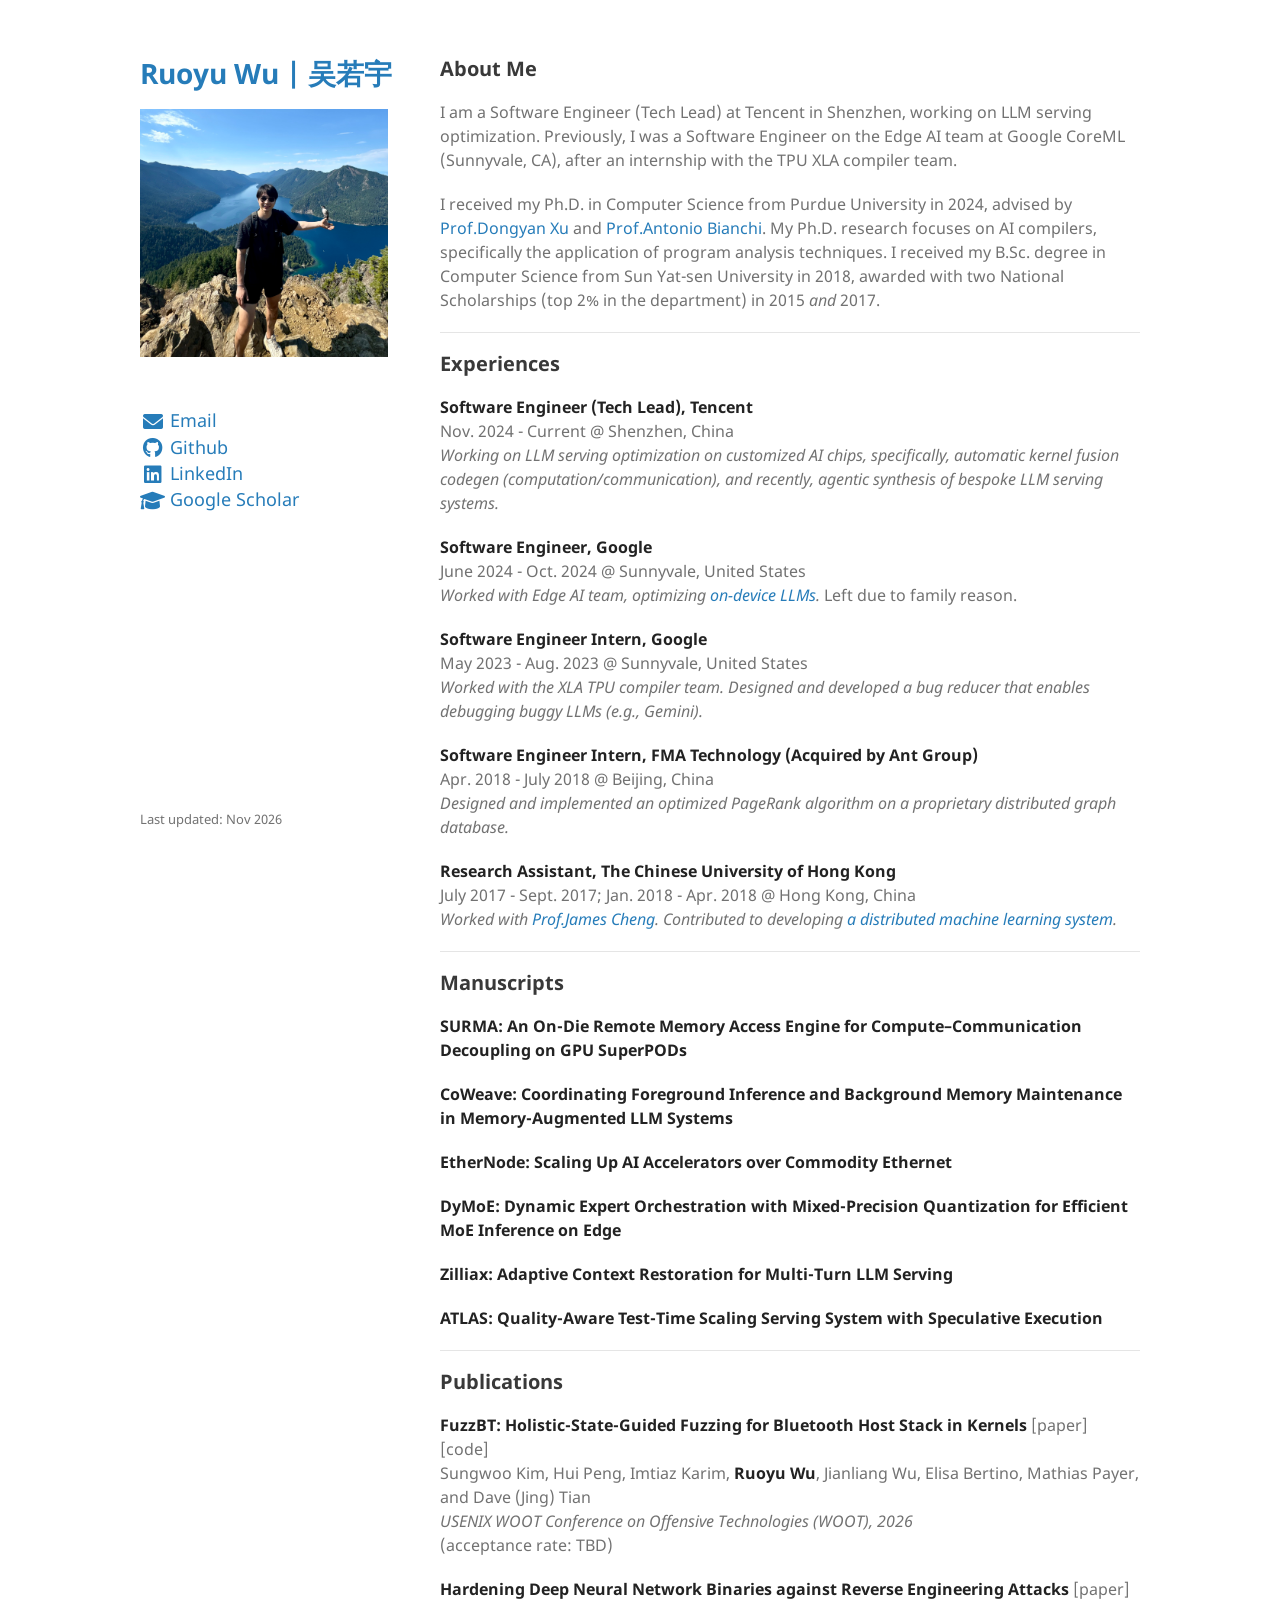
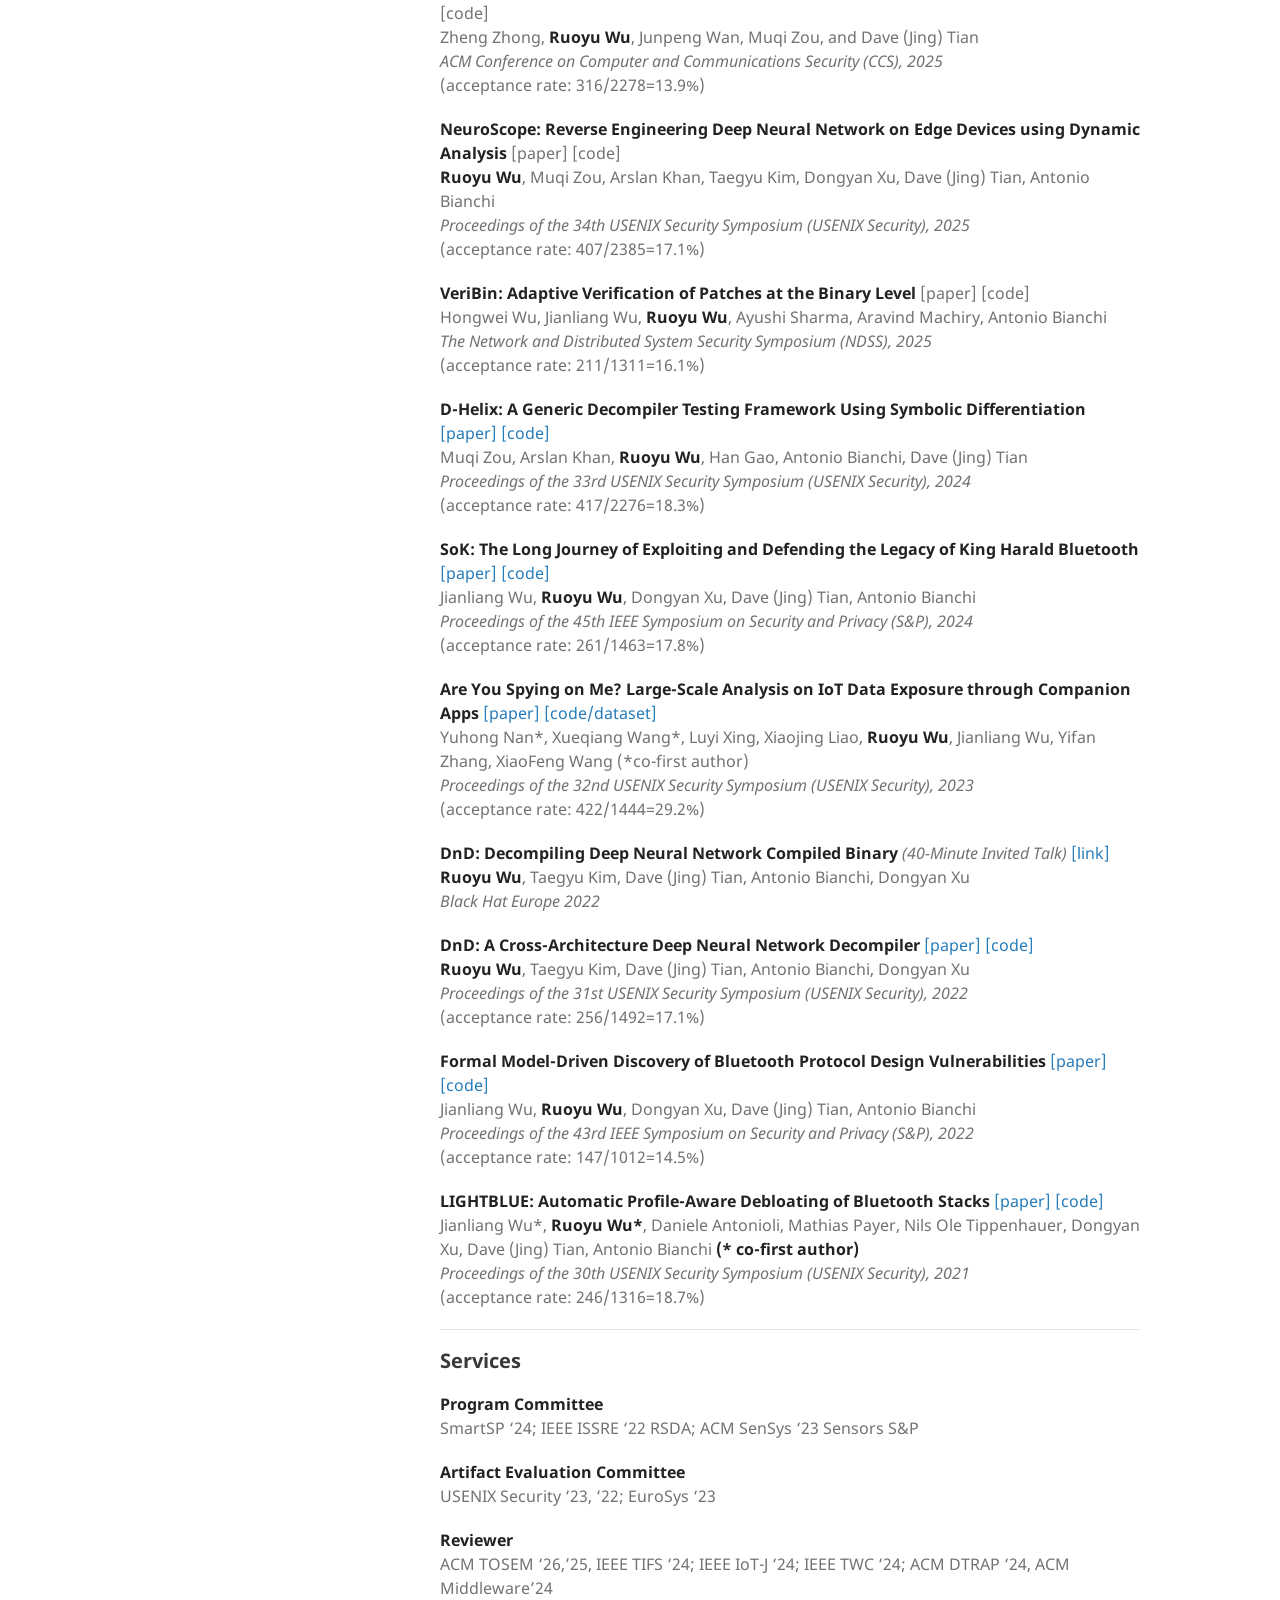
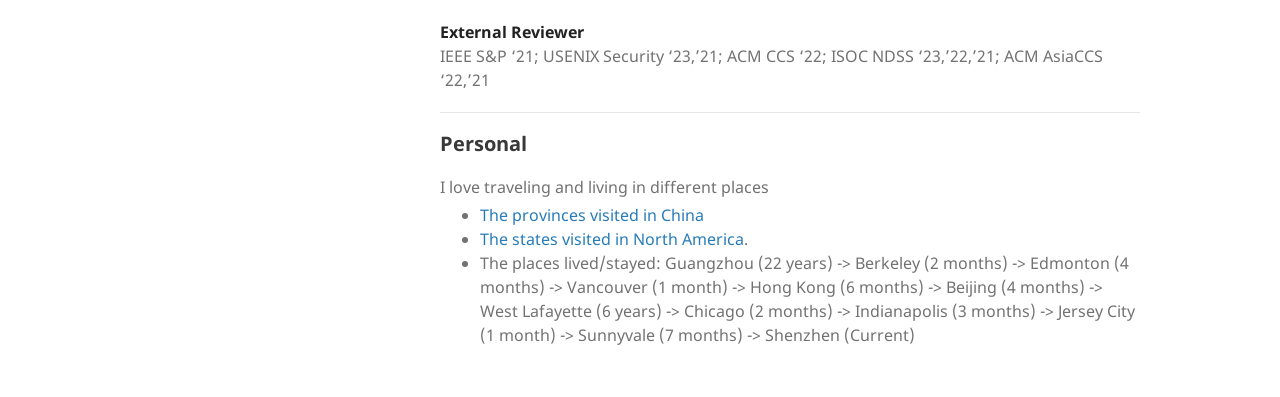
<file: index.html>
<!DOCTYPE html>
<html lang="en-US">
  <head>
    <!-- Google tag (gtag.js) -->
    <script async src="https://www.googletagmanager.com/gtag/js?id=G-TM3153CWL5"></script>
    <script>
    window.dataLayer = window.dataLayer || [];
    function gtag(){dataLayer.push(arguments);}
    gtag('js', new Date());

    gtag('config', 'G-TM3153CWL5');
    </script>

    <title>Ruoyu Wu | 吴若宇</title>
    <meta charset="UTF-8">
    <meta http-equiv="X-UA-Compatible" content="IE=edge">
    <meta name="viewport" content="width=device-width, initial-scale=1">

    <link rel="stylesheet" href="/assets/css/style.css?v=">
    <link rel="stylesheet" href="//cdnjs.cloudflare.com/ajax/libs/font-awesome/6.0.0-beta2/css/all.min.css">
    <!--[if lt IE 9]>
    <script src="https://cdnjs.cloudflare.com/ajax/libs/html5shiv/3.7.3/html5shiv.min.js"></script>
    <![endif]-->

  </head>

  
  <body>
    <div class="wrapper">
      <header>
        <h1><a href="/">Ruoyu Wu | 吴若宇</a></h1>
        
        <img src="/assets/img/avatar.jpg" alt="Logo" style="width: 92%; height: 92%"/>

        <!--<p class="view"></p>-->

        <p class="view"></p>

        <br>

        <ul class="iconlink">

          <li>
            <a href="mailto:wuruoyu@me.com">
              <i class="fas fa-fw fa-envelope fa-lg" aria-hidden="true"></i></i><span class="label" style="font-size: 110%"> Email</span>
            </a>
          </li>

          <li>
            <a href="https://www.github.com/wuruoyu">
              <i class="fab fa-fw fa-github fa-lg" aria-hidden="true"></i></i><span class="label" style="font-size: 110%"> Github</span>
            </a>
          </li>

          <li>
            <a href="https://www.linkedin.com/in/ruoyu-wu-4b61b7103">
              <i class="fab fa-fw fa-linkedin fa-lg" aria-hidden="true"></i></i><span class="label" style="font-size: 110%"> LinkedIn</span>
            </a>
          </li>

          <li>
            <a href="https://scholar.google.com/citations?hl=en&user=iSGhwg4AAAAJ&view_op=list_works&gmla=AJsN-F4Anp7SqEa28OaKbcko_k4V6YHqDHBzwA5buR9jltOpwv8Orur8jdWsmZI1QzJl3k43u1BnpTcKhWvhgNEs_shBRdI-vrGrnuv4N0mR66okeB_n9Xw">
              <i class="fas fa-fw fa-graduation-cap fa-lg" aria-hidden="true"></i></i><span class="label" style="font-size: 110%"> Google Scholar</span>
            </a>
          </li>

          <!--<li>-->
            <!--<a href="https://www.steamcommunity.com/profiles/">-->
              <!--<i class="fab fa-fw fa-steam fa-lg" aria-hidden="true"></i></i><span class="label" style="font-size: 110%"> Steam</span>-->
            <!--</a>-->
          <!--</li>-->

        </ul>

      </header>
      <section>

      <h2 id="about-me">About Me</h2>
<p>I am a Software Engineer (Tech Lead) at Tencent in Shenzhen, working on LLM serving optimization. Previously, I was a Software Engineer on the Edge AI team at Google CoreML (Sunnyvale, CA), after an internship with the TPU XLA compiler team.</p>

<p>I received my Ph.D. in Computer Science from Purdue University in 2024, advised by <a href="https://www.cs.purdue.edu/homes/dxu/">Prof.Dongyan Xu</a> and <a href="http://antoniobianchi.me/">Prof.Antonio Bianchi</a>. My Ph.D. research focuses on AI compilers, specifically the application of program analysis techniques. I received my B.Sc. degree in Computer Science from Sun Yat-sen University in 2018, awarded with two National Scholarships (top 2% in the department) in 2015 <em>and</em> 2017.</p>

<hr />

<h2 id="experiences">Experiences</h2>

<p><strong>Software Engineer (Tech Lead), Tencent</strong><br />
Nov. 2024 - Current @ Shenzhen, China<br />
<em>Working on LLM serving optimization on customized AI chips, specifically, automatic kernel fusion codegen (computation/communication), and recently, agentic synthesis of bespoke LLM serving systems.</em></p>

<p><strong>Software Engineer, Google</strong><br />
June 2024 - Oct. 2024 @ Sunnyvale, United States<br />
<em>Worked with Edge AI team, optimizing <a href="https://github.com/google-ai-edge/LiteRT">on-device LLMs</a>.</em> Left due to family reason.</p>

<p><strong>Software Engineer Intern, Google</strong><br />
May 2023 - Aug. 2023  @ Sunnyvale, United States<br />
<em>Worked with the XLA TPU compiler team. Designed and developed a bug reducer that enables debugging buggy LLMs (e.g., Gemini).</em></p>

<p><strong>Software Engineer Intern, FMA Technology (Acquired by Ant Group)</strong><br />
Apr. 2018 - July 2018 @ Beijing, China <br />
<em>Designed and implemented an optimized PageRank algorithm on a proprietary distributed graph database.</em></p>

<p><strong>Research Assistant, The Chinese University of Hong Kong</strong><br />
July 2017 - Sept. 2017; Jan. 2018 - Apr. 2018 @ Hong Kong, China<br />
<em>Worked with <a href="https://www.cse.cuhk.edu.hk/~jcheng/">Prof.James Cheng</a>. Contributed to developing <a href="https://github.com/Yuzhen11/flexps">a distributed machine learning system</a>.</em></p>

<hr />

<h2 id="manuscripts">Manuscripts</h2>

<p><strong>SURMA: An On-Die Remote Memory Access Engine for Compute–Communication Decoupling on GPU SuperPODs</strong></p>

<p><strong>CoWeave: Coordinating Foreground Inference and Background Memory Maintenance in Memory-Augmented LLM Systems</strong></p>

<p><strong>EtherNode: Scaling Up AI Accelerators over Commodity Ethernet</strong></p>

<p><strong>DyMoE: Dynamic Expert Orchestration with Mixed-Precision Quantization for Efficient MoE Inference on Edge</strong></p>

<p><strong>Zilliax: Adaptive Context Restoration for Multi-Turn LLM Serving</strong></p>

<p><strong>ATLAS: Quality-Aware Test-Time Scaling Serving System with Speculative Execution</strong></p>

<hr />

<h2 id="publications">Publications</h2>

<p><strong>FuzzBT: Holistic-State-Guided Fuzzing for Bluetooth Host Stack in Kernels</strong> [paper] [code]<br />
Sungwoo Kim, Hui Peng, Imtiaz Karim, <strong>Ruoyu Wu</strong>, Jianliang Wu, Elisa Bertino, Mathias Payer, and Dave (Jing) Tian<br />
<em>USENIX WOOT Conference on Offensive Technologies (WOOT), 2026</em><br />
(acceptance rate: TBD)</p>

<p><strong>Hardening Deep Neural Network Binaries against Reverse Engineering Attacks</strong> [paper] [code]<br />
Zheng Zhong, <strong>Ruoyu Wu</strong>, Junpeng Wan, Muqi Zou, and Dave (Jing) Tian<br />
<em>ACM Conference on Computer and Communications Security (CCS), 2025</em><br />
(acceptance rate: 316/2278=13.9%)</p>

<p><strong>NeuroScope: Reverse Engineering Deep Neural Network on Edge Devices using Dynamic Analysis</strong> [paper] [code] <br />
<strong>Ruoyu Wu</strong>, Muqi Zou, Arslan Khan, Taegyu Kim, Dongyan Xu, Dave (Jing) Tian, Antonio Bianchi<br />
<em>Proceedings of the 34th USENIX Security Symposium (USENIX Security), 2025</em> <br />
(acceptance rate: 407/2385=17.1%)</p>

<p><strong>VeriBin: Adaptive Verification of Patches at the Binary Level</strong> [paper] [code] <br />
Hongwei Wu, Jianliang Wu, <strong>Ruoyu Wu</strong>, Ayushi Sharma, Aravind Machiry, Antonio Bianchi<br />
<em>The Network and Distributed System Security Symposium (NDSS), 2025</em><br />
(acceptance rate: 211/1311=16.1%)</p>

<p><strong>D-Helix: A Generic Decompiler Testing Framework Using Symbolic Differentiation</strong>  <a href="/assets/pdf/dhelix.pdf">[paper]</a> <a href="https://github.com/purseclab/D-helix">[code]</a> <br />
Muqi Zou, Arslan Khan, <strong>Ruoyu Wu</strong>, Han Gao, Antonio Bianchi, Dave (Jing) Tian<br />
<em>Proceedings of the 33rd USENIX Security Symposium (USENIX Security), 2024</em> <br />
(acceptance rate: 417/2276=18.3%)</p>

<p><strong>SoK: The Long Journey of Exploiting and Defending the Legacy of King Harald Bluetooth</strong> <a href="/assets/pdf/btsok.pdf">[paper]</a> <a href="https://github.com/purseclab/mesh-model">[code]</a>    <br />
Jianliang Wu, <strong>Ruoyu Wu</strong>, Dongyan Xu, Dave (Jing) Tian, Antonio Bianchi<br />
<em>Proceedings of the 45th IEEE Symposium on Security and Privacy (S&amp;P), 2024</em> <br />
(acceptance rate: 261/1463=17.8%)</p>

<p><strong>Are You Spying on Me? Large-Scale Analysis on IoT Data Exposure through Companion Apps</strong> <a href="/assets/pdf/IoTProfiler.pdf">[paper]</a> <a href="https://sites.google.com/view/iotprofiler">[code/dataset]</a> <br />
Yuhong Nan*, Xueqiang Wang*, Luyi Xing, Xiaojing Liao, <strong>Ruoyu Wu</strong>, Jianliang Wu, Yifan Zhang, XiaoFeng Wang (*co-first author)<br />
<em>Proceedings of the 32nd USENIX Security Symposium (USENIX Security), 2023</em> <br />
(acceptance rate: 422/1444=29.2%)</p>

<p><strong>DnD: Decompiling Deep Neural Network Compiled Binary</strong> <em>(40-Minute Invited Talk)</em> <a href="https://www.blackhat.com/eu-22/briefings/schedule/index.html#dnd-decompiling-deep-neural-network-compiled-binary-28993">[link]</a> <br />
<!--[[whitepaper]](/assets/pdf/dnd_bh_wp.pdf)   -->
<strong>Ruoyu Wu</strong>, Taegyu Kim, Dave (Jing) Tian, Antonio Bianchi, Dongyan Xu<br />
<em>Black Hat Europe 2022</em></p>

<p><strong>DnD: A Cross-Architecture Deep Neural Network Decompiler</strong> <a href="/assets/pdf/dnd.pdf">[paper]</a> <a href="https://github.com/purseclab/DnD">[code]</a> <br />
<strong>Ruoyu Wu</strong>, Taegyu Kim, Dave (Jing) Tian, Antonio Bianchi, Dongyan Xu<br />
<em>Proceedings of the 31st USENIX Security Symposium (USENIX Security), 2022</em> <br />
(acceptance rate: 256/1492=17.1%)</p>

<p><strong>Formal Model-Driven Discovery of Bluetooth Protocol Design Vulnerabilities</strong> <a href="/assets/pdf/btfm.pdf">[paper]</a> <a href="https://github.com/purseclab/btmodel_proverif">[code]</a><br />
Jianliang Wu, <strong>Ruoyu Wu</strong>, Dongyan Xu, Dave (Jing) Tian, Antonio Bianchi<br />
<em>Proceedings of the 43rd IEEE Symposium on Security and Privacy (S&amp;P), 2022</em> <br />
(acceptance rate: 147/1012=14.5%)</p>

<p><strong>LIGHTBLUE: Automatic Profile-Aware Debloating of Bluetooth Stacks</strong> <a href="/assets/pdf/lightblue.pdf">[paper]</a> <a href="https://github.com/purseclab/lightblue">[code]</a>  <br />
Jianliang Wu*, <strong>Ruoyu Wu*</strong>, Daniele Antonioli, Mathias Payer, Nils Ole Tippenhauer, Dongyan Xu, Dave (Jing) Tian, Antonio Bianchi <strong>(* co-first author)</strong> <br />
<em>Proceedings of the 30th USENIX Security Symposium (USENIX Security), 2021</em> <br />
(acceptance rate: 246/1316=18.7%)</p>

<hr />

<h2 id="services">Services</h2>

<p><strong>Program Committee</strong><br />
SmartSP ‘24; IEEE ISSRE ‘22 RSDA; ACM SenSys ‘23 Sensors S&amp;P</p>

<p><strong>Artifact Evaluation Committee</strong> <br />
USENIX Security ‘23, ‘22; EuroSys ‘23</p>

<p><strong>Reviewer</strong> <br />
ACM TOSEM ‘26,’25, IEEE TIFS ‘24; IEEE IoT-J ‘24; IEEE TWC ‘24; ACM DTRAP ‘24, ACM Middleware’24</p>

<p><strong>External Reviewer</strong><br />
IEEE S&amp;P ‘21; USENIX Security ‘23,’21; ACM CCS ‘22; ISOC NDSS ‘23,’22,’21; ACM AsiaCCS ‘22,’21</p>

<hr />

<h2 id="personal">Personal</h2>
<p>I love traveling and living in different places</p>
<ul>
  <li><a href="./china_travel.html">The provinces visited in China</a></li>
  <li><a href="./na_travel.html">The states visited in North America</a>.</li>
  <li>The places lived/stayed: Guangzhou (22 years) -&gt; Berkeley (2 months) -&gt; Edmonton (4 months) -&gt; Vancouver (1 month) -&gt; Hong Kong (6 months) -&gt; Beijing (4 months) -&gt; West Lafayette (6 years) -&gt; Chicago (2 months) -&gt; Indianapolis (3 months) -&gt; Jersey City (1 month) -&gt; Sunnyvale (7 months) -&gt; Shenzhen (Current)</li>
</ul>



      </section>
      <footer>
        

        
        <p><small> Last updated: Nov 2026</small></p>
        
      </footer>
    </div>
    <script src="/assets/js/scale.fix.js"></script>
    <!--<script type="text/javascript" id="clustrmaps" src="//clustrmaps.com/map_v2.js?d=CG1Ki6-8ZvNDOkRKNr_563T5Za79VQlgTvgvoc8qUh4"></script>-->
  </body>
</html>
</file>
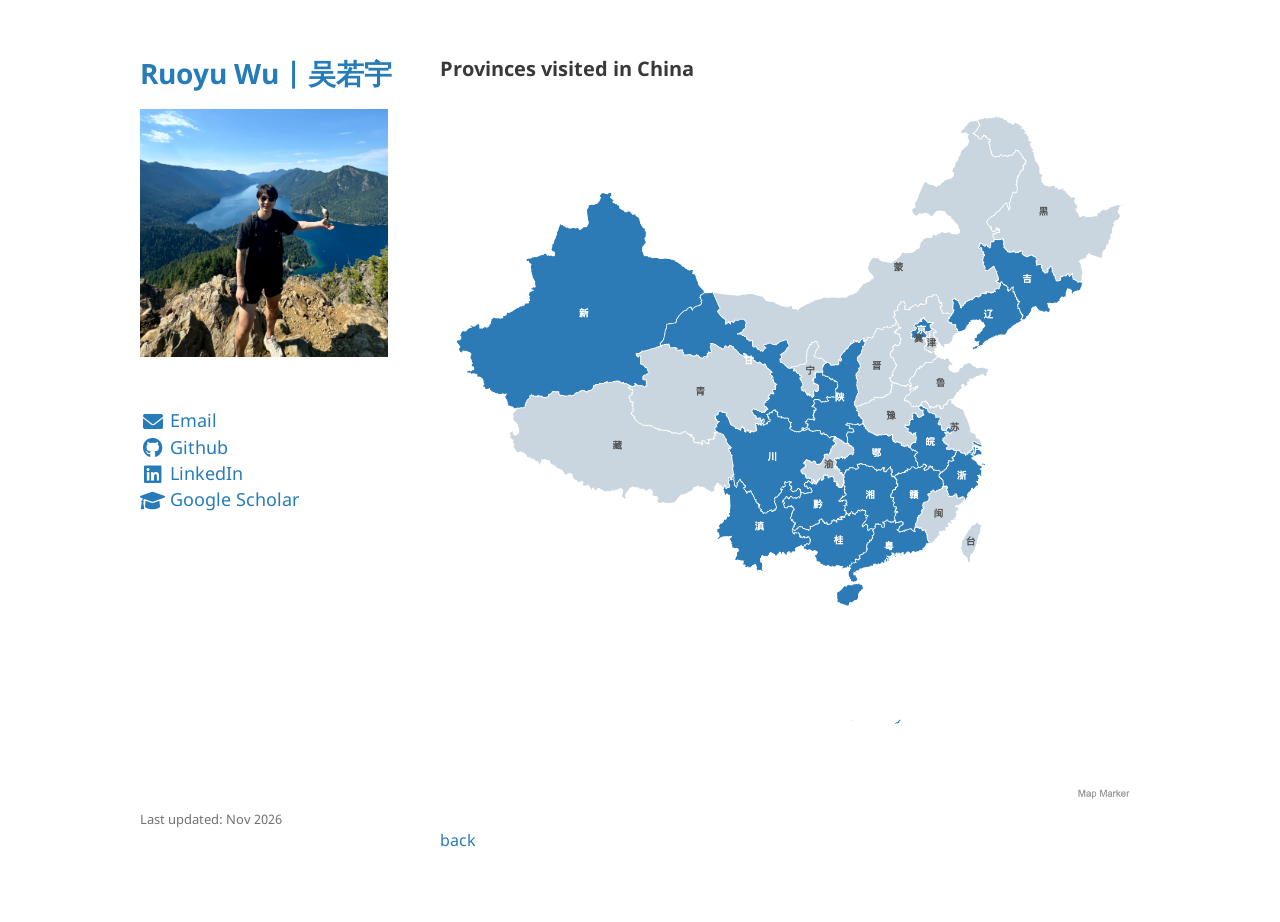
<file: china_travel.html>
<!DOCTYPE html>
<html lang="en-US">
  <head>
    <!-- Google tag (gtag.js) -->
    <script async src="https://www.googletagmanager.com/gtag/js?id=G-TM3153CWL5"></script>
    <script>
    window.dataLayer = window.dataLayer || [];
    function gtag(){dataLayer.push(arguments);}
    gtag('js', new Date());

    gtag('config', 'G-TM3153CWL5');
    </script>

    <title>Ruoyu Wu | 吴若宇</title>
    <meta charset="UTF-8">
    <meta http-equiv="X-UA-Compatible" content="IE=edge">
    <meta name="viewport" content="width=device-width, initial-scale=1">

    <link rel="stylesheet" href="/assets/css/style.css?v=">
    <link rel="stylesheet" href="//cdnjs.cloudflare.com/ajax/libs/font-awesome/6.0.0-beta2/css/all.min.css">
    <!--[if lt IE 9]>
    <script src="https://cdnjs.cloudflare.com/ajax/libs/html5shiv/3.7.3/html5shiv.min.js"></script>
    <![endif]-->

  </head>

  
  <body>
    <div class="wrapper">
      <header>
        <h1><a href="/">Ruoyu Wu | 吴若宇</a></h1>
        
        <img src="/assets/img/avatar.jpg" alt="Logo" style="width: 92%; height: 92%"/>

        <!--<p class="view"></p>-->

        <p class="view"></p>

        <br>

        <ul class="iconlink">

          <li>
            <a href="mailto:wuruoyu@me.com">
              <i class="fas fa-fw fa-envelope fa-lg" aria-hidden="true"></i></i><span class="label" style="font-size: 110%"> Email</span>
            </a>
          </li>

          <li>
            <a href="https://www.github.com/wuruoyu">
              <i class="fab fa-fw fa-github fa-lg" aria-hidden="true"></i></i><span class="label" style="font-size: 110%"> Github</span>
            </a>
          </li>

          <li>
            <a href="https://www.linkedin.com/in/ruoyu-wu-4b61b7103">
              <i class="fab fa-fw fa-linkedin fa-lg" aria-hidden="true"></i></i><span class="label" style="font-size: 110%"> LinkedIn</span>
            </a>
          </li>

          <li>
            <a href="https://scholar.google.com/citations?hl=en&user=iSGhwg4AAAAJ&view_op=list_works&gmla=AJsN-F4Anp7SqEa28OaKbcko_k4V6YHqDHBzwA5buR9jltOpwv8Orur8jdWsmZI1QzJl3k43u1BnpTcKhWvhgNEs_shBRdI-vrGrnuv4N0mR66okeB_n9Xw">
              <i class="fas fa-fw fa-graduation-cap fa-lg" aria-hidden="true"></i></i><span class="label" style="font-size: 110%"> Google Scholar</span>
            </a>
          </li>

          <!--<li>-->
            <!--<a href="https://www.steamcommunity.com/profiles/">-->
              <!--<i class="fab fa-fw fa-steam fa-lg" aria-hidden="true"></i></i><span class="label" style="font-size: 110%"> Steam</span>-->
            <!--</a>-->
          <!--</li>-->

        </ul>

      </header>
      <section>

      <h2 id="provinces-visited-in-china">Provinces visited in China</h2>

<p><img src="./assets/img/china.png" alt="States in NA" /></p>

<p><a href="./">back</a></p>


      </section>
      <footer>
        

        
        <p><small> Last updated: Nov 2026</small></p>
        
      </footer>
    </div>
    <script src="/assets/js/scale.fix.js"></script>
    <!--<script type="text/javascript" id="clustrmaps" src="//clustrmaps.com/map_v2.js?d=CG1Ki6-8ZvNDOkRKNr_563T5Za79VQlgTvgvoc8qUh4"></script>-->
  </body>
</html>
</file>
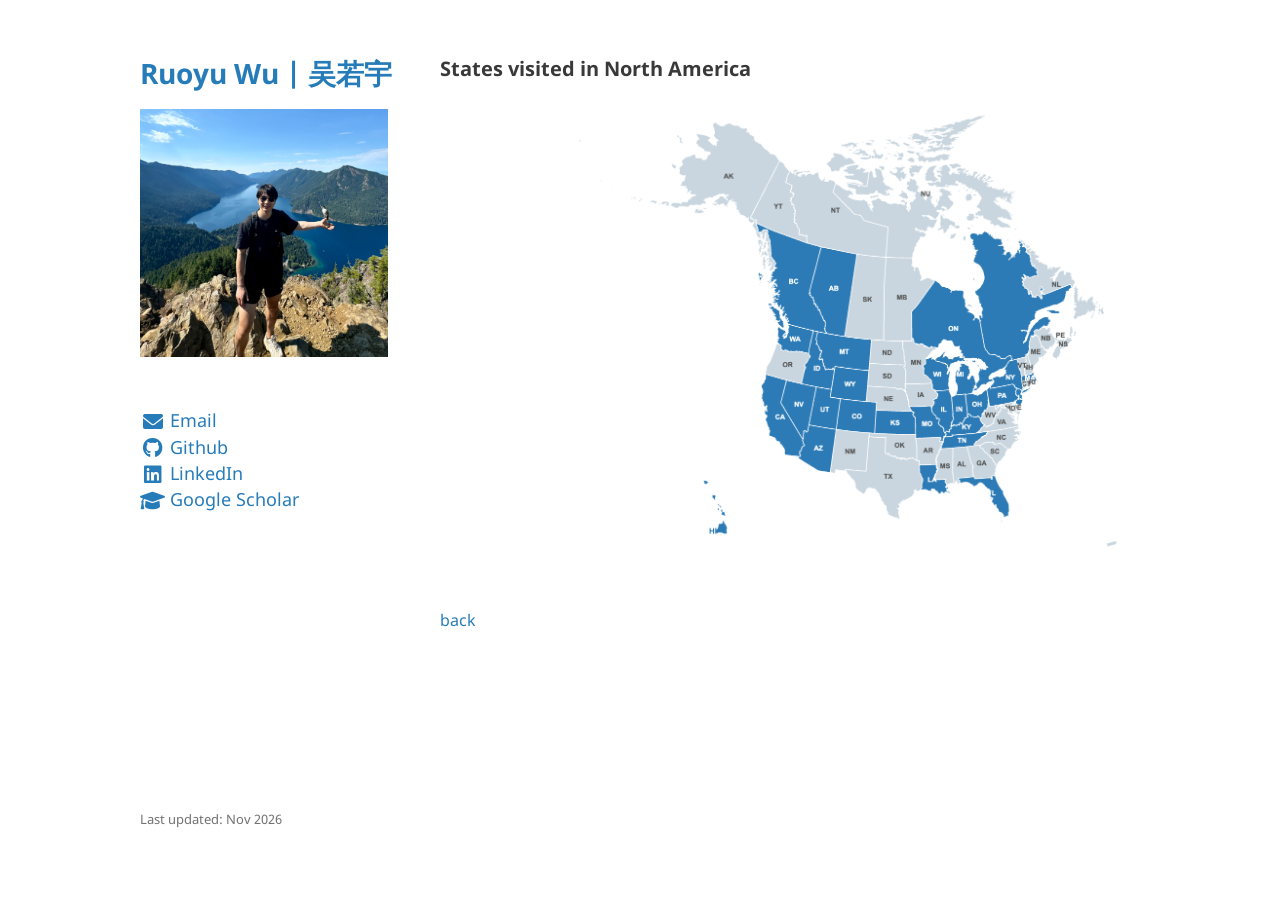
<file: na_travel.html>
<!DOCTYPE html>
<html lang="en-US">
  <head>
    <!-- Google tag (gtag.js) -->
    <script async src="https://www.googletagmanager.com/gtag/js?id=G-TM3153CWL5"></script>
    <script>
    window.dataLayer = window.dataLayer || [];
    function gtag(){dataLayer.push(arguments);}
    gtag('js', new Date());

    gtag('config', 'G-TM3153CWL5');
    </script>

    <title>Ruoyu Wu | 吴若宇</title>
    <meta charset="UTF-8">
    <meta http-equiv="X-UA-Compatible" content="IE=edge">
    <meta name="viewport" content="width=device-width, initial-scale=1">

    <link rel="stylesheet" href="/assets/css/style.css?v=">
    <link rel="stylesheet" href="//cdnjs.cloudflare.com/ajax/libs/font-awesome/6.0.0-beta2/css/all.min.css">
    <!--[if lt IE 9]>
    <script src="https://cdnjs.cloudflare.com/ajax/libs/html5shiv/3.7.3/html5shiv.min.js"></script>
    <![endif]-->

  </head>

  
  <body>
    <div class="wrapper">
      <header>
        <h1><a href="/">Ruoyu Wu | 吴若宇</a></h1>
        
        <img src="/assets/img/avatar.jpg" alt="Logo" style="width: 92%; height: 92%"/>

        <!--<p class="view"></p>-->

        <p class="view"></p>

        <br>

        <ul class="iconlink">

          <li>
            <a href="mailto:wuruoyu@me.com">
              <i class="fas fa-fw fa-envelope fa-lg" aria-hidden="true"></i></i><span class="label" style="font-size: 110%"> Email</span>
            </a>
          </li>

          <li>
            <a href="https://www.github.com/wuruoyu">
              <i class="fab fa-fw fa-github fa-lg" aria-hidden="true"></i></i><span class="label" style="font-size: 110%"> Github</span>
            </a>
          </li>

          <li>
            <a href="https://www.linkedin.com/in/ruoyu-wu-4b61b7103">
              <i class="fab fa-fw fa-linkedin fa-lg" aria-hidden="true"></i></i><span class="label" style="font-size: 110%"> LinkedIn</span>
            </a>
          </li>

          <li>
            <a href="https://scholar.google.com/citations?hl=en&user=iSGhwg4AAAAJ&view_op=list_works&gmla=AJsN-F4Anp7SqEa28OaKbcko_k4V6YHqDHBzwA5buR9jltOpwv8Orur8jdWsmZI1QzJl3k43u1BnpTcKhWvhgNEs_shBRdI-vrGrnuv4N0mR66okeB_n9Xw">
              <i class="fas fa-fw fa-graduation-cap fa-lg" aria-hidden="true"></i></i><span class="label" style="font-size: 110%"> Google Scholar</span>
            </a>
          </li>

          <!--<li>-->
            <!--<a href="https://www.steamcommunity.com/profiles/">-->
              <!--<i class="fab fa-fw fa-steam fa-lg" aria-hidden="true"></i></i><span class="label" style="font-size: 110%"> Steam</span>-->
            <!--</a>-->
          <!--</li>-->

        </ul>

      </header>
      <section>

      <h2 id="states-visited-in-north-america">States visited in North America</h2>

<p><img src="./assets/img/NA.png" alt="States in NA" /></p>

<p><a href="./">back</a></p>


      </section>
      <footer>
        

        
        <p><small> Last updated: Nov 2026</small></p>
        
      </footer>
    </div>
    <script src="/assets/js/scale.fix.js"></script>
    <!--<script type="text/javascript" id="clustrmaps" src="//clustrmaps.com/map_v2.js?d=CG1Ki6-8ZvNDOkRKNr_563T5Za79VQlgTvgvoc8qUh4"></script>-->
  </body>
</html>
</file>
<file: assets/css/style.css>
@font-face {
  font-family: "Noto Sans";
  font-weight: 400;
  font-style: normal;
  src: url("../fonts/Noto-Sans-regular/Noto-Sans-regular.eot");
  src: url("../fonts/Noto-Sans-regular/Noto-Sans-regular.eot?#iefix") format("embedded-opentype"), local("Noto Sans"), local("Noto-Sans-regular"), url("../fonts/Noto-Sans-regular/Noto-Sans-regular.woff2") format("woff2"), url("../fonts/Noto-Sans-regular/Noto-Sans-regular.woff") format("woff"), url("../fonts/Noto-Sans-regular/Noto-Sans-regular.ttf") format("truetype"), url("../fonts/Noto-Sans-regular/Noto-Sans-regular.svg#NotoSans") format("svg");
}
@font-face {
  font-family: "Noto Sans";
  font-weight: 700;
  font-style: normal;
  src: url("../fonts/Noto-Sans-700/Noto-Sans-700.eot");
  src: url("../fonts/Noto-Sans-700/Noto-Sans-700.eot?#iefix") format("embedded-opentype"), local("Noto Sans Bold"), local("Noto-Sans-700"), url("../fonts/Noto-Sans-700/Noto-Sans-700.woff2") format("woff2"), url("../fonts/Noto-Sans-700/Noto-Sans-700.woff") format("woff"), url("../fonts/Noto-Sans-700/Noto-Sans-700.ttf") format("truetype"), url("../fonts/Noto-Sans-700/Noto-Sans-700.svg#NotoSans") format("svg");
}
@font-face {
  font-family: "Noto Sans";
  font-weight: 400;
  font-style: italic;
  src: url("../fonts/Noto-Sans-italic/Noto-Sans-italic.eot");
  src: url("../fonts/Noto-Sans-italic/Noto-Sans-italic.eot?#iefix") format("embedded-opentype"), local("Noto Sans Italic"), local("Noto-Sans-italic"), url("../fonts/Noto-Sans-italic/Noto-Sans-italic.woff2") format("woff2"), url("../fonts/Noto-Sans-italic/Noto-Sans-italic.woff") format("woff"), url("../fonts/Noto-Sans-italic/Noto-Sans-italic.ttf") format("truetype"), url("../fonts/Noto-Sans-italic/Noto-Sans-italic.svg#NotoSans") format("svg");
}
@font-face {
  font-family: "Noto Sans";
  font-weight: 700;
  font-style: italic;
  src: url("../fonts/Noto-Sans-700italic/Noto-Sans-700italic.eot");
  src: url("../fonts/Noto-Sans-700italic/Noto-Sans-700italic.eot?#iefix") format("embedded-opentype"), local("Noto Sans Bold Italic"), local("Noto-Sans-700italic"), url("../fonts/Noto-Sans-700italic/Noto-Sans-700italic.woff2") format("woff2"), url("../fonts/Noto-Sans-700italic/Noto-Sans-700italic.woff") format("woff"), url("../fonts/Noto-Sans-700italic/Noto-Sans-700italic.ttf") format("truetype"), url("../fonts/Noto-Sans-700italic/Noto-Sans-700italic.svg#NotoSans") format("svg");
}
.highlight table td {
  padding: 5px;
}

.highlight table pre {
  margin: 0;
}

.highlight .cm {
  color: #999988;
  font-style: italic;
}

.highlight .cp {
  color: #999999;
  font-weight: bold;
}

.highlight .c1 {
  color: #999988;
  font-style: italic;
}

.highlight .cs {
  color: #999999;
  font-weight: bold;
  font-style: italic;
}

.highlight .c, .highlight .cd {
  color: #999988;
  font-style: italic;
}

.highlight .err {
  color: #a61717;
  background-color: #e3d2d2;
}

.highlight .gd {
  color: #000000;
  background-color: #ffdddd;
}

.highlight .ge {
  color: #000000;
  font-style: italic;
}

.highlight .gr {
  color: #aa0000;
}

.highlight .gh {
  color: #999999;
}

.highlight .gi {
  color: #000000;
  background-color: #ddffdd;
}

.highlight .go {
  color: #888888;
}

.highlight .gp {
  color: #555555;
}

.highlight .gs {
  font-weight: bold;
}

.highlight .gu {
  color: #aaaaaa;
}

.highlight .gt {
  color: #aa0000;
}

.highlight .kc {
  color: #000000;
  font-weight: bold;
}

.highlight .kd {
  color: #000000;
  font-weight: bold;
}

.highlight .kn {
  color: #000000;
  font-weight: bold;
}

.highlight .kp {
  color: #000000;
  font-weight: bold;
}

.highlight .kr {
  color: #000000;
  font-weight: bold;
}

.highlight .kt {
  color: #445588;
  font-weight: bold;
}

.highlight .k, .highlight .kv {
  color: #000000;
  font-weight: bold;
}

.highlight .mf {
  color: #009999;
}

.highlight .mh {
  color: #009999;
}

.highlight .il {
  color: #009999;
}

.highlight .mi {
  color: #009999;
}

.highlight .mo {
  color: #009999;
}

.highlight .m, .highlight .mb, .highlight .mx {
  color: #009999;
}

.highlight .sb {
  color: #d14;
}

.highlight .sc {
  color: #d14;
}

.highlight .sd {
  color: #d14;
}

.highlight .s2 {
  color: #d14;
}

.highlight .se {
  color: #d14;
}

.highlight .sh {
  color: #d14;
}

.highlight .si {
  color: #d14;
}

.highlight .sx {
  color: #d14;
}

.highlight .sr {
  color: #009926;
}

.highlight .s1 {
  color: #d14;
}

.highlight .ss {
  color: #990073;
}

.highlight .s {
  color: #d14;
}

.highlight .na {
  color: #008080;
}

.highlight .bp {
  color: #999999;
}

.highlight .nb {
  color: #0086B3;
}

.highlight .nc {
  color: #445588;
  font-weight: bold;
}

.highlight .no {
  color: #008080;
}

.highlight .nd {
  color: #3c5d5d;
  font-weight: bold;
}

.highlight .ni {
  color: #800080;
}

.highlight .ne {
  color: #990000;
  font-weight: bold;
}

.highlight .nf {
  color: #990000;
  font-weight: bold;
}

.highlight .nl {
  color: #990000;
  font-weight: bold;
}

.highlight .nn {
  color: #555555;
}

.highlight .nt {
  color: #000080;
}

.highlight .vc {
  color: #008080;
}

.highlight .vg {
  color: #008080;
}

.highlight .vi {
  color: #008080;
}

.highlight .nv {
  color: #008080;
}

.highlight .ow {
  color: #000000;
  font-weight: bold;
}

.highlight .o {
  color: #000000;
  font-weight: bold;
}

.highlight .w {
  color: #bbbbbb;
}

.highlight {
  background-color: #f8f8f8;
}

body {
  background-color: #fff;
  padding: 50px;
  font: 16px/1.5 "Noto Sans", "Helvetica Neue", Helvetica, Arial, sans-serif;
  color: #727272;
  font-weight: 400;
}

h1, h2, h3, h4, h5, h6 {
  color: #222;
  margin: 0 0 20px;
}

p, ol, table, pre, dl {
  margin: 0 0 20px;
}

ul {
  margin: 0 0 0;
  margin-top: -1em;
}

h1, h2, h3 {
  line-height: 1.1;
}

h1 {
  font-size: 28px;
}

h2 {
  font-size: 20px;
  color: #393939;
}

h3 {
  font-size: 17px;
  color: #494949;
}

h4, h5, h6 {
  color: #494949;
}

a {
  color: #267CB9;
  text-decoration: none;
}

a:hover, a:focus {
  color: #069;
  font-weight: bold;
}

a small {
  font-size: 13px;
  color: #777;
  margin-top: -0.3em;
  display: block;
}

a:hover small {
  color: #777;
}

.wrapper {
  width: 1000px;
  margin: 0 auto;
}

blockquote {
  border-left: 1px solid #e5e5e5;
  margin: 0;
  padding: 0 0 0 20px;
  font-style: italic;
}

code, pre {
  font-family: Monaco, Bitstream Vera Sans Mono, Lucida Console, Terminal, Consolas, Liberation Mono, DejaVu Sans Mono, Courier New, monospace;
  color: #333;
}

pre {
  padding: 8px 15px;
  background: #f8f8f8;
  border-radius: 5px;
  border: 1px solid #e5e5e5;
  overflow-x: auto;
}

table {
  width: 100%;
  border-collapse: collapse;
}

th, td {
  text-align: left;
  padding: 5px 10px;
  border-bottom: 1px solid #e5e5e5;
}

dt {
  color: #444;
  font-weight: 700;
}

th {
  color: #444;
}

img {
  max-width: 100%;
}

header {
  width: 270px;
  float: left;
  position: fixed;
  -webkit-font-smoothing: subpixel-antialiased;
}

ul.iconlink {
  list-style: none;
  text-align: left;
  margin: 0;
  padding: 0;
}

ul.downloads {
  list-style: none;
  height: 40px;
  padding: 0;
  background: #f4f4f4;
  border-radius: 5px;
  border: 1px solid #e0e0e0;
  width: 270px;
}

.downloads li {
  width: 89px;
  float: left;
  border-right: 1px solid #e0e0e0;
  height: 40px;
}

.downloads li:first-child a {
  border-radius: 5px 0 0 5px;
}

.downloads li:last-child a {
  border-radius: 0 5px 5px 0;
}

.downloads a {
  line-height: 1;
  font-size: 11px;
  color: #676767;
  display: block;
  text-align: center;
  padding-top: 6px;
  height: 34px;
}

.downloads a:hover, .downloads a:focus {
  color: #675C5C;
  font-weight: bold;
}

.downloads ul a:active {
  background-color: #f0f0f0;
}

strong {
  color: #222;
  font-weight: 700;
}

.downloads li + li + li {
  border-right: none;
  width: 89px;
}

.downloads a strong {
  font-size: 14px;
  display: block;
  color: #222;
}

section {
  width: 700px;
  float: right;
  padding-bottom: 50px;
}

small {
  font-size: 13px;
}

hr {
  border: 0;
  background: #e5e5e5;
  height: 1px;
  margin: 0 0 20px;
}

footer {
  width: 270px;
  float: left;
  position: fixed;
  bottom: 50px;
  -webkit-font-smoothing: subpixel-antialiased;
}

@media print, screen and (max-width: 960px) {
  div.wrapper {
    width: auto;
    margin: 0;
  }
  header, section, footer {
    float: none;
    position: static;
    width: auto;
  }
  header {
    padding-right: 320px;
  }
  section {
    border: 1px solid #e5e5e5;
    border-width: 1px 0;
    padding: 20px 0;
    margin: 0 0 20px;
  }
  header a small {
    display: inline;
  }
  header ul {
    position: absolute;
    right: 50px;
    top: 52px;
  }
}
@media print, screen and (max-width: 720px) {
  body {
    word-wrap: break-word;
  }
  header {
    padding: 0;
  }
  header ul, header p.view {
    position: static;
  }
  pre, code {
    word-wrap: normal;
  }
}
@media print, screen and (max-width: 480px) {
  body {
    padding: 15px;
  }
  .downloads {
    width: 99%;
  }
  .downloads li, .downloads li + li + li {
    width: 33%;
  }
}
@media print {
  body {
    padding: 0.4in;
    font-size: 13pt;
    color: #444;
  }
}

/*# sourceMappingURL=style.css.map */
</file>
